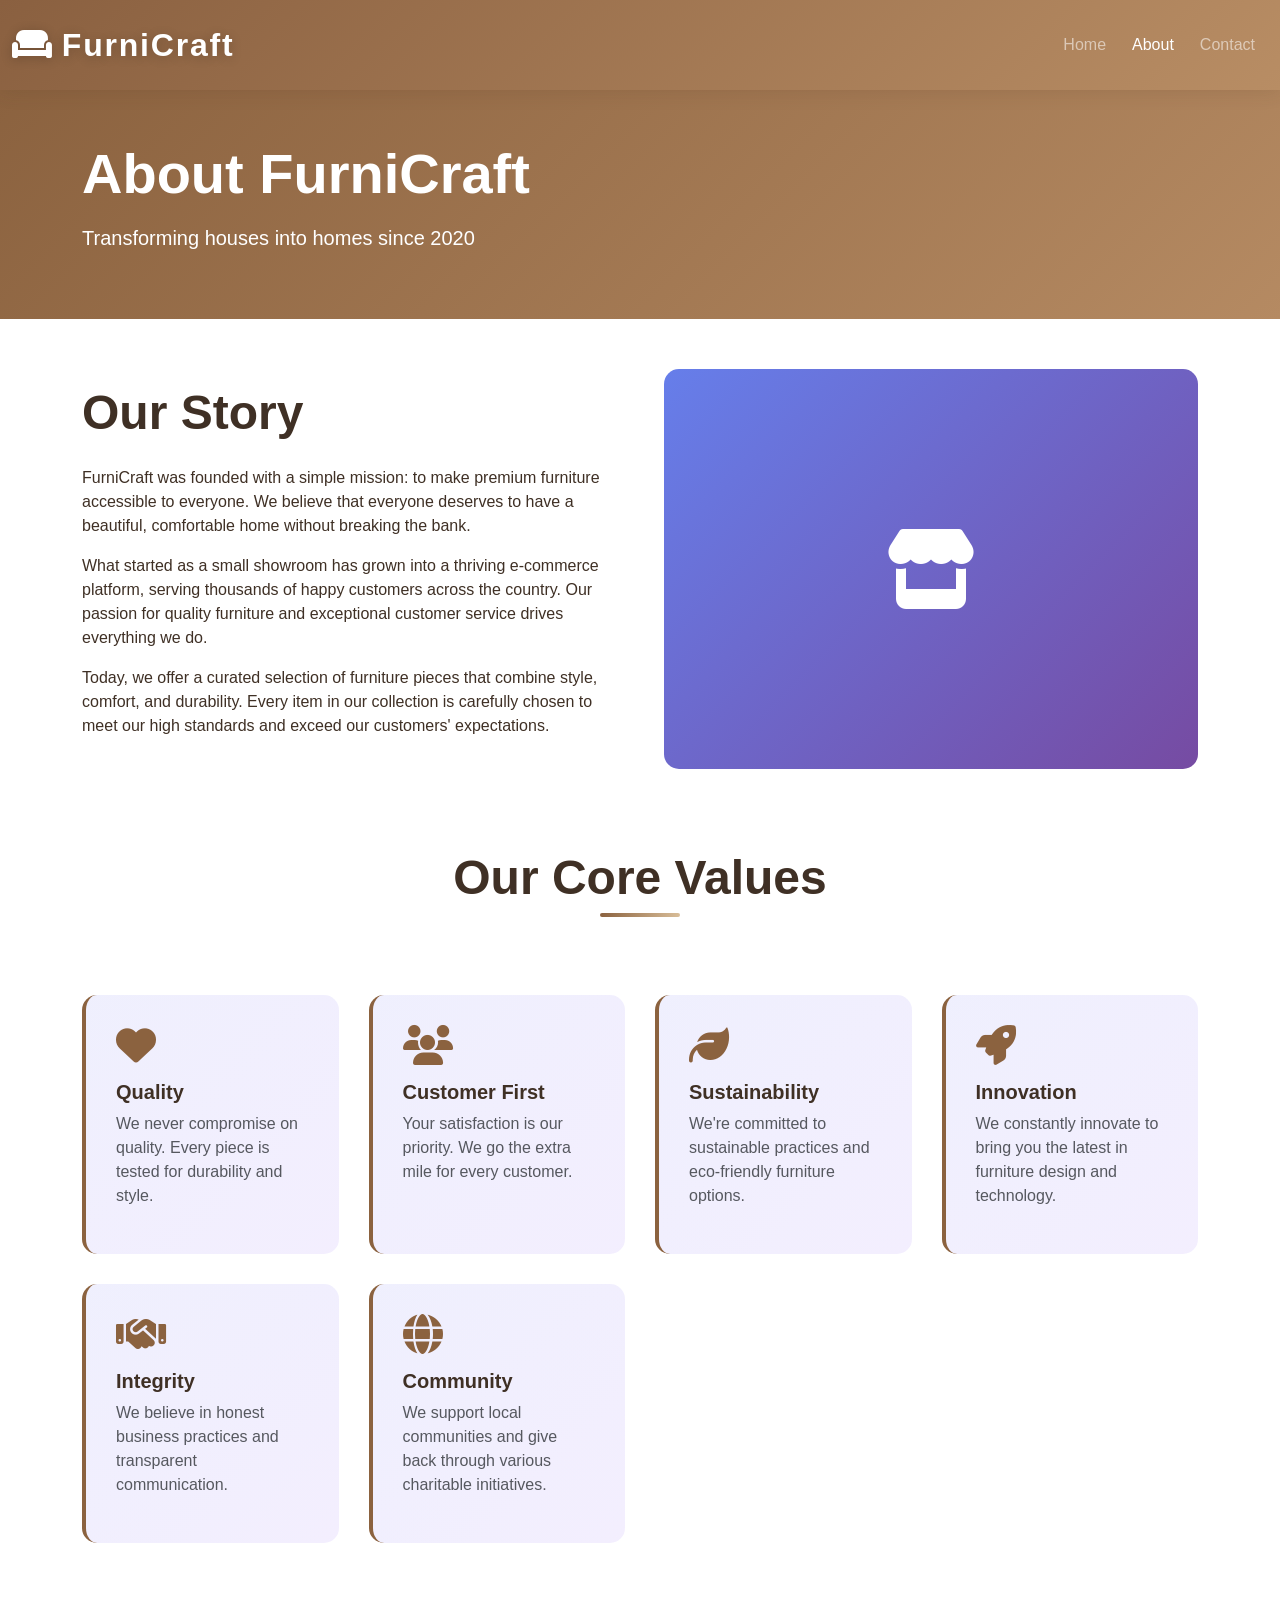
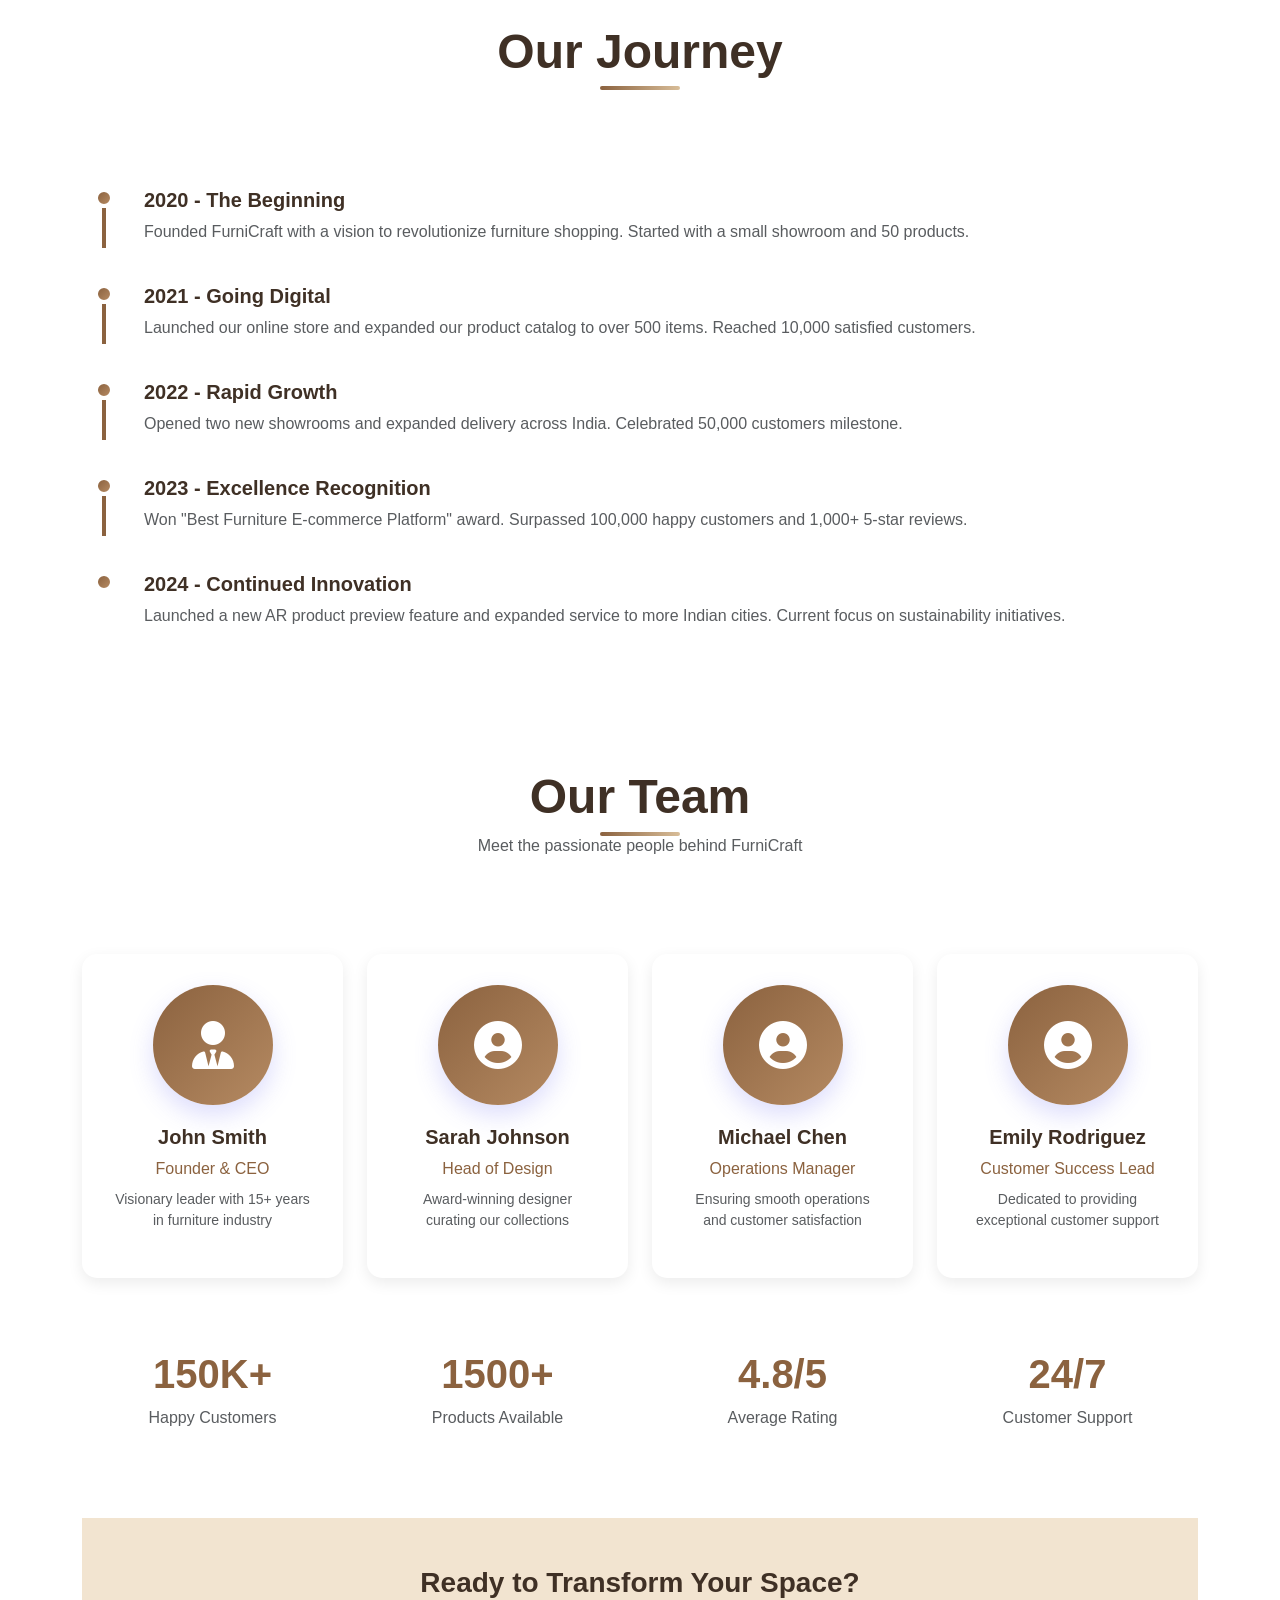
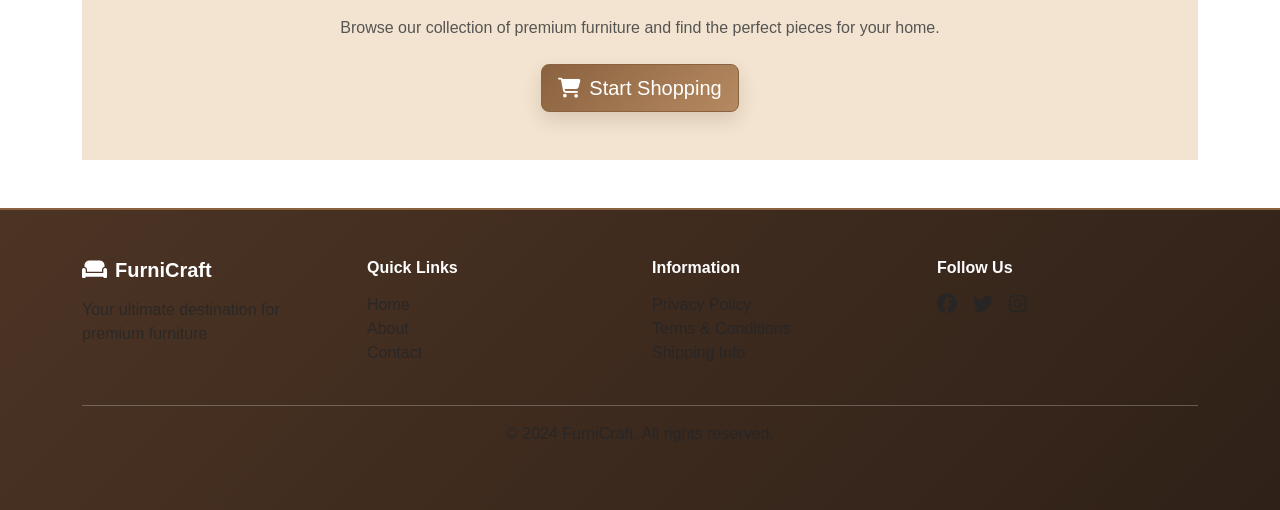
<file: FurniCraft/pages/about.html>
<!DOCTYPE html>
<html lang="en">
<head>
    <meta charset="UTF-8">
    <meta name="viewport" content="width=device-width, initial-scale=1.0">
    <title>About Us - FurniCraft</title>
    
    <link href="https://cdn.jsdelivr.net/npm/bootstrap@5.3.0/dist/css/bootstrap.min.css" rel="stylesheet">
    <link rel="stylesheet" href="https://cdnjs.cloudflare.com/ajax/libs/font-awesome/6.4.0/css/all.min.css">
    <link rel="stylesheet" href="../css/style.css">
    <style>
        .timeline {
            position: relative;
            padding: 20px 0;
        }
        .timeline-item {
            margin-bottom: 40px;
            position: relative;
            padding-left: 50px;
            animation: aboutFadeUp 0.7s ease both;
        }
        .timeline-item::before {
            content: '';
            position: absolute;
            left: 0;
            top: 0;
            width: 20px;
            height: 20px;
            background: linear-gradient(135deg, var(--primary-color), var(--secondary-color));
            border-radius: 50%;
            border: 4px solid white;
        }
        .timeline-item::after {
            content: '';
            position: absolute;
            left: 8px;
            top: 20px;
            width: 4px;
            height: 40px;
            background: var(--primary-color);
        }
        .timeline-item:last-child::after {
            display: none;
        }
        .team-card {
            text-align: center;
            padding: 30px;
            background: white;
            border-radius: 15px;
            box-shadow: 0 5px 15px rgba(0, 0, 0, 0.08);
            transition: transform 0.3s ease, box-shadow 0.3s ease, border-color 0.3s ease;
            border: 1px solid transparent;
            animation: aboutFadeUp 0.7s ease both;
        }
        .team-card:hover {
            transform: translateY(-6px);
            border-color: rgba(99, 102, 241, 0.25);
            box-shadow: 0 14px 32px rgba(99, 102, 241, 0.18);
        }
        .team-member-avatar {
            width: 120px;
            height: 120px;
            background: linear-gradient(135deg, var(--primary-color), var(--secondary-color));
            border-radius: 50%;
            display: flex;
            align-items: center;
            justify-content: center;
            font-size: 3rem;
            color: white;
            margin: 0 auto 20px;
            transition: transform 0.3s ease, box-shadow 0.3s ease;
            box-shadow: 0 10px 24px rgba(99, 102, 241, 0.22);
        }
        .team-card:hover .team-member-avatar {
            transform: scale(1.05) rotate(3deg);
            box-shadow: 0 14px 30px rgba(99, 102, 241, 0.3);
        }
        .values-grid {
            display: grid;
            grid-template-columns: repeat(auto-fit, minmax(250px, 1fr));
            gap: 30px;
            margin: 40px 0;
        }
        .value-card {
            padding: 30px;
            background: linear-gradient(135deg, rgba(99, 102, 241, 0.1), rgba(139, 92, 246, 0.1));
            border-radius: 15px;
            border-left: 4px solid var(--primary-color);
            transition: transform 0.3s ease, box-shadow 0.3s ease, border-left-color 0.3s ease, background-color 0.3s ease;
            animation: aboutFadeUp 0.7s ease both;
        }
        .value-card:hover {
            transform: translateY(-5px);
            border-left-color: var(--secondary-color);
            box-shadow: 0 12px 28px rgba(99, 102, 241, 0.15);
        }
        .value-card i {
            font-size: 2.5rem;
            color: var(--primary-color);
            margin-bottom: 15px;
            display: block;
            transition: transform 0.3s ease, color 0.3s ease;
        }
        .value-card:hover i {
            transform: scale(1.08);
            color: var(--secondary-color);
        }
        .breadcrumb-section {
            background: linear-gradient(135deg, var(--primary-color), var(--secondary-color));
            color: white;
            padding: 50px 0;
            margin-bottom: 50px;
            animation: aboutFadeIn 0.8s ease both;
        }
        .values-grid .value-card:nth-child(2),
        .row .col-lg-3:nth-child(2) .team-card,
        .timeline-item:nth-child(2) {
            animation-delay: 0.08s;
        }
        .values-grid .value-card:nth-child(3),
        .row .col-lg-3:nth-child(3) .team-card,
        .timeline-item:nth-child(3) {
            animation-delay: 0.16s;
        }
        .values-grid .value-card:nth-child(4),
        .row .col-lg-3:nth-child(4) .team-card,
        .timeline-item:nth-child(4) {
            animation-delay: 0.24s;
        }
        .values-grid .value-card:nth-child(5) {
            animation-delay: 0.32s;
        }
        .values-grid .value-card:nth-child(6) {
            animation-delay: 0.4s;
        }
        @keyframes aboutFadeIn {
            from {
                opacity: 0;
            }
            to {
                opacity: 1;
            }
        }
        @keyframes aboutFadeUp {
            from {
                opacity: 0;
                transform: translateY(18px);
            }
            to {
                opacity: 1;
                transform: translateY(0);
            }
        }
        @media (prefers-reduced-motion: reduce) {
            .breadcrumb-section,
            .timeline-item,
            .team-card,
            .value-card {
                animation: none;
            }
            .team-card,
            .team-member-avatar,
            .value-card,
            .value-card i {
                transition: none;
            }
            .team-card:hover,
            .team-card:hover .team-member-avatar,
            .value-card:hover,
            .value-card:hover i {
                transform: none;
            }
        }
    </style>
</head>
<body>
    <!-- Navigation -->
    <nav class="navbar navbar-expand-lg navbar-dark sticky-top navbar-custom">
        <div class="container-fluid">
            <a class="navbar-brand fw-bold" href="../index.html"><i class="fas fa-couch me-2"></i>FurniCraft</a>
            <button class="navbar-toggler" type="button" data-bs-toggle="collapse" data-bs-target="#navbarNav">
                <span class="navbar-toggler-icon"></span>
            </button>
            <div class="collapse navbar-collapse" id="navbarNav">
                <ul class="navbar-nav ms-auto">
                    <li class="nav-item">
                        <a class="nav-link" href="../index.html">Home</a>
                    </li>
                    <li class="nav-item">
                        <a class="nav-link active" href="#">About</a>
                    </li>
                    <li class="nav-item">
                        <a class="nav-link" href="contact.html">Contact</a>
                    </li>
                </ul>
            </div>
        </div>
    </nav>

    <!-- Hero Section -->
    <div class="breadcrumb-section">
        <div class="container">
            <h1 class="display-4 fw-bold mb-3">About FurniCraft</h1>
            <p class="lead">Transforming houses into homes since 2020</p>
        </div>
    </div>

    <!-- Main Content -->
    <div class="container my-5">
        <!-- Our Story -->
        <section class="mb-5">
            <div class="row g-5 align-items-center">
                <div class="col-lg-6">
                    <h2 class="display-5 fw-bold mb-4">Our Story</h2>
                    <p class="mb-3">
                        FurniCraft was founded with a simple mission: to make premium furniture accessible to everyone. 
                        We believe that everyone deserves to have a beautiful, comfortable home without breaking the bank.
                    </p>
                    <p class="mb-3">
                        What started as a small showroom has grown into a thriving e-commerce platform, serving thousands of happy 
                        customers across the country. Our passion for quality furniture and exceptional customer service drives 
                        everything we do.
                    </p>
                    <p>
                        Today, we offer a curated selection of furniture pieces that combine style, comfort, and durability. 
                        Every item in our collection is carefully chosen to meet our high standards and exceed our customers' expectations.
                    </p>
                </div>
                <div class="col-lg-6">
                    <div style="background: linear-gradient(135deg, #667eea 0%, #764ba2 100%); 
                                border-radius: 15px; height: 400px; display: flex; 
                                align-items: center; justify-content: center; color: white; font-size: 5rem;">
                        <i class="fas fa-store"></i>
                    </div>
                </div>
            </div>
        </section>

        <!-- Our Values -->
        <section class="mb-5">
            <div class="section-header text-center mb-5">
                <h2 class="display-5 fw-bold">Our Core Values</h2>
            </div>
            <div class="values-grid">
                <div class="value-card">
                    <i class="fas fa-heart"></i>
                    <h5 class="fw-bold">Quality</h5>
                    <p class="text-muted">We never compromise on quality. Every piece is tested for durability and style.</p>
                </div>
                <div class="value-card">
                    <i class="fas fa-users"></i>
                    <h5 class="fw-bold">Customer First</h5>
                    <p class="text-muted">Your satisfaction is our priority. We go the extra mile for every customer.</p>
                </div>
                <div class="value-card">
                    <i class="fas fa-leaf"></i>
                    <h5 class="fw-bold">Sustainability</h5>
                    <p class="text-muted">We're committed to sustainable practices and eco-friendly furniture options.</p>
                </div>
                <div class="value-card">
                    <i class="fas fa-rocket"></i>
                    <h5 class="fw-bold">Innovation</h5>
                    <p class="text-muted">We constantly innovate to bring you the latest in furniture design and technology.</p>
                </div>
                <div class="value-card">
                    <i class="fas fa-handshake"></i>
                    <h5 class="fw-bold">Integrity</h5>
                    <p class="text-muted">We believe in honest business practices and transparent communication.</p>
                </div>
                <div class="value-card">
                    <i class="fas fa-globe"></i>
                    <h5 class="fw-bold">Community</h5>
                    <p class="text-muted">We support local communities and give back through various charitable initiatives.</p>
                </div>
            </div>
        </section>

        <!-- Our Journey -->
        <section class="mb-5">
            <div class="section-header text-center mb-5">
                <h2 class="display-5 fw-bold">Our Journey</h2>
            </div>
            <div class="container">
                <div class="timeline">
                    <div class="timeline-item">
                        <h5 class="fw-bold">2020 - The Beginning</h5>
                        <p class="text-muted">Founded FurniCraft with a vision to revolutionize furniture shopping. Started with a small showroom and 50 products.</p>
                    </div>
                    <div class="timeline-item">
                        <h5 class="fw-bold">2021 - Going Digital</h5>
                        <p class="text-muted">Launched our online store and expanded our product catalog to over 500 items. Reached 10,000 satisfied customers.</p>
                    </div>
                    <div class="timeline-item">
                        <h5 class="fw-bold">2022 - Rapid Growth</h5>
                        <p class="text-muted">Opened two new showrooms and expanded delivery across India. Celebrated 50,000 customers milestone.</p>
                    </div>
                    <div class="timeline-item">
                        <h5 class="fw-bold">2023 - Excellence Recognition</h5>
                        <p class="text-muted">Won "Best Furniture E-commerce Platform" award. Surpassed 100,000 happy customers and 1,000+ 5-star reviews.</p>
                    </div>
                    <div class="timeline-item">
                        <h5 class="fw-bold">2024 - Continued Innovation</h5>
                        <p class="text-muted">Launched a new AR product preview feature and expanded service to more Indian cities. Current focus on sustainability initiatives.</p>
                    </div>
                </div>
            </div>
        </section>

        <!-- Our Team -->
        <section class="mb-5">
            <div class="section-header text-center mb-5">
                <h2 class="display-5 fw-bold">Our Team</h2>
                <p class="text-muted">Meet the passionate people behind FurniCraft</p>
            </div>
            <div class="row g-4">
                <div class="col-lg-3 col-md-6">
                    <div class="team-card">
                        <div class="team-member-avatar">
                            <i class="fas fa-user-tie"></i>
                        </div>
                        <h5 class="fw-bold">John Smith</h5>
                        <p class="text-primary mb-2">Founder & CEO</p>
                        <p class="text-muted small">Visionary leader with 15+ years in furniture industry</p>
                    </div>
                </div>
                <div class="col-lg-3 col-md-6">
                    <div class="team-card">
                        <div class="team-member-avatar">
                            <i class="fas fa-user-circle"></i>
                        </div>
                        <h5 class="fw-bold">Sarah Johnson</h5>
                        <p class="text-primary mb-2">Head of Design</p>
                        <p class="text-muted small">Award-winning designer curating our collections</p>
                    </div>
                </div>
                <div class="col-lg-3 col-md-6">
                    <div class="team-card">
                        <div class="team-member-avatar">
                            <i class="fas fa-user-circle"></i>
                        </div>
                        <h5 class="fw-bold">Michael Chen</h5>
                        <p class="text-primary mb-2">Operations Manager</p>
                        <p class="text-muted small">Ensuring smooth operations and customer satisfaction</p>
                    </div>
                </div>
                <div class="col-lg-3 col-md-6">
                    <div class="team-card">
                        <div class="team-member-avatar">
                            <i class="fas fa-user-circle"></i>
                        </div>
                        <h5 class="fw-bold">Emily Rodriguez</h5>
                        <p class="text-primary mb-2">Customer Success Lead</p>
                        <p class="text-muted small">Dedicated to providing exceptional customer support</p>
                    </div>
                </div>
            </div>
        </section>

        <!-- Statistics -->
        <section class="mb-5">
            <div class="row text-center g-4">
                <div class="col-md-3">
                    <div class="p-4">
                        <h3 class="display-6 fw-bold text-primary">150K+</h3>
                        <p class="text-muted">Happy Customers</p>
                    </div>
                </div>
                <div class="col-md-3">
                    <div class="p-4">
                        <h3 class="display-6 fw-bold text-primary">1500+</h3>
                        <p class="text-muted">Products Available</p>
                    </div>
                </div>
                <div class="col-md-3">
                    <div class="p-4">
                        <h3 class="display-6 fw-bold text-primary">4.8/5</h3>
                        <p class="text-muted">Average Rating</p>
                    </div>
                </div>
                <div class="col-md-3">
                    <div class="p-4">
                        <h3 class="display-6 fw-bold text-primary">24/7</h3>
                        <p class="text-muted">Customer Support</p>
                    </div>
                </div>
            </div>
        </section>

        <!-- CTA Section -->
        <section class="bg-light p-5 rounded-lg text-center">
            <h3 class="fw-bold mb-3">Ready to Transform Your Space?</h3>
            <p class="text-muted mb-4">Browse our collection of premium furniture and find the perfect pieces for your home.</p>
            <a href="../index.html" class="btn btn-primary btn-lg">
                <i class="fas fa-shopping-cart me-2"></i>Start Shopping
            </a>
        </section>
    </div>

    <!-- Footer -->
    <footer class="footer bg-dark text-white py-5 mt-5">
        <div class="container">
            <div class="row g-4 mb-4">
                <div class="col-md-3">
                    <h5 class="fw-bold mb-3"><i class="fas fa-couch me-2"></i>FurniCraft</h5>
                    <p class="text-muted">Your ultimate destination for premium furniture</p>
                </div>
                <div class="col-md-3">
                    <h6 class="fw-bold mb-3">Quick Links</h6>
                    <ul class="list-unstyled">
                        <li><a href="../index.html" class="text-muted text-decoration-none">Home</a></li>
                        <li><a href="about.html" class="text-muted text-decoration-none">About</a></li>
                        <li><a href="contact.html" class="text-muted text-decoration-none">Contact</a></li>
                    </ul>
                </div>
                <div class="col-md-3">
                    <h6 class="fw-bold mb-3">Information</h6>
                    <ul class="list-unstyled">
                        <li><a href="#" class="text-muted text-decoration-none">Privacy Policy</a></li>
                        <li><a href="#" class="text-muted text-decoration-none">Terms & Conditions</a></li>
                        <li><a href="#" class="text-muted text-decoration-none">Shipping Info</a></li>
                    </ul>
                </div>
                <div class="col-md-3">
                    <h6 class="fw-bold mb-3">Follow Us</h6>
                    <div class="social-links d-flex gap-3">
                        <a href="#" class="text-muted"><i class="fab fa-facebook fa-lg"></i></a>
                        <a href="#" class="text-muted"><i class="fab fa-twitter fa-lg"></i></a>
                        <a href="#" class="text-muted"><i class="fab fa-instagram fa-lg"></i></a>
                    </div>
                </div>
            </div>
            <hr class="bg-secondary">
            <div class="text-center text-muted">
                <p>&copy; 2024 FurniCraft. All rights reserved.</p>
            </div>
        </div>
    </footer>

    <script src="https://cdn.jsdelivr.net/npm/bootstrap@5.3.0/dist/js/bootstrap.bundle.min.js"></script>
</body>
</html>
</file>
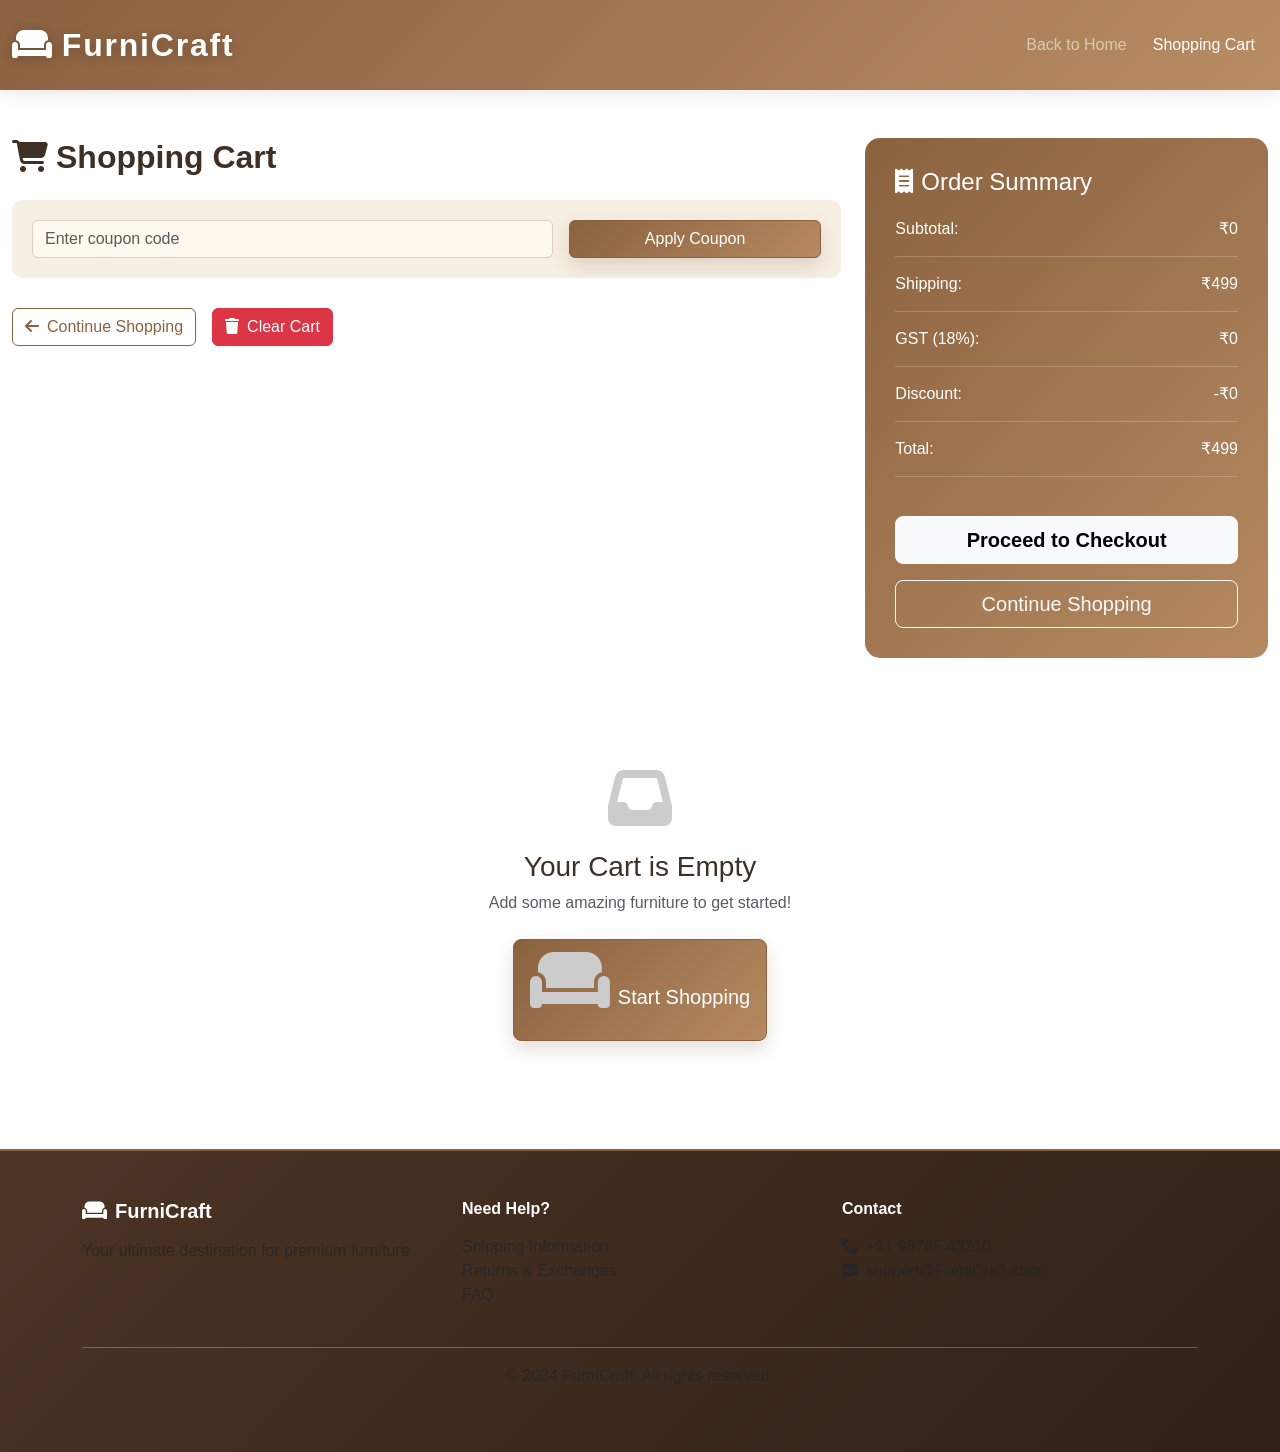
<file: FurniCraft/pages/cart.html>
<!DOCTYPE html>
<html lang="en">
<head>
    <meta charset="UTF-8">
    <meta name="viewport" content="width=device-width, initial-scale=1.0">
    <title>Shopping Cart - FurniCraft</title>
    
    <link href="https://cdn.jsdelivr.net/npm/bootstrap@5.3.0/dist/css/bootstrap.min.css" rel="stylesheet">
    <link rel="stylesheet" href="https://cdnjs.cloudflare.com/ajax/libs/font-awesome/6.4.0/css/all.min.css">
    <link rel="stylesheet" href="../css/style.css">
    <style>
        .cart-empty {
            padding: 60px 20px;
            text-align: center;
        }
        .cart-empty i {
            font-size: 4rem;
            color: #ccc;
            margin-bottom: 20px;
        }
        .order-summary {
            background: linear-gradient(135deg, var(--primary-color) 0%, var(--secondary-color) 100%);
            color: white;
            padding: 30px;
            border-radius: 15px;
            position: sticky;
            top: 100px;
        }
        .order-summary h4 {
            margin-bottom: 20px;
        }
        .summary-row {
            display: flex;
            justify-content: space-between;
            margin-bottom: 15px;
            padding-bottom: 15px;
            border-bottom: 1px solid rgba(255, 255, 255, 0.2);
        }
        .summary-row:last-child {
            border-bottom: none;
            font-size: 1.3rem;
            font-weight: bold;
        }
        .cart-item {
            background: white;
            padding: 20px;
            border-radius: 10px;
            margin-bottom: 20px;
            display: flex;
            justify-content: space-between;
            align-items: center;
            box-shadow: 0 5px 15px rgba(0, 0, 0, 0.08);
            transition: all 0.3s ease;
        }
        .cart-item:hover {
            box-shadow: 0 10px 25px rgba(99, 102, 241, 0.2);
        }
        .item-details {
            flex: 1;
        }
        .item-details h5 {
            margin-bottom: 5px;
        }
        .item-details p {
            color: #999;
            font-size: 0.9rem;
            margin: 5px 0;
        }
        .item-price {
            font-size: 1.3rem;
            color: var(--primary-color);
            font-weight: bold;
            margin: 0 30px;
        }
        .qty-control {
            display: flex;
            gap: 10px;
            align-items: center;
        }
        .qty-control button {
            padding: 5px 12px;
            font-size: 0.9rem;
        }
        .qty-control input {
            width: 60px;
            text-align: center;
        }
        .coupon-section {
            background: var(--light-color);
            padding: 20px;
            border-radius: 10px;
            margin-bottom: 30px;
        }
    </style>
</head>
<body>
    <!-- Navigation -->
    <nav class="navbar navbar-expand-lg navbar-dark sticky-top navbar-custom">
        <div class="container-fluid">
            <a class="navbar-brand fw-bold" href="../index.html"><i class="fas fa-couch me-2"></i>FurniCraft</a>
            <button class="navbar-toggler" type="button" data-bs-toggle="collapse" data-bs-target="#navbarNav">
                <span class="navbar-toggler-icon"></span>
            </button>
            <div class="collapse navbar-collapse" id="navbarNav">
                <ul class="navbar-nav ms-auto">
                    <li class="nav-item">
                        <a class="nav-link" href="../index.html">Back to Home</a>
                    </li>
                    <li class="nav-item">
                        <a class="nav-link active" href="#">Shopping Cart</a>
                    </li>
                </ul>
            </div>
        </div>
    </nav>

    <!-- Main Content -->
    <div class="container-fluid my-5">
        <div class="row">
            <div class="col-lg-8">
                <h2 class="fw-bold mb-4"><i class="fas fa-shopping-cart me-2"></i>Shopping Cart</h2>
                
                <div id="cartContainer">
                    <!-- Cart items will be loaded here -->
                </div>

                <div class="coupon-section">
                    <div class="row g-3">
                        <div class="col-md-8">
                            <input type="text" class="form-control" placeholder="Enter coupon code" id="couponCode">
                        </div>
                        <div class="col-md-4">
                            <button class="btn btn-primary w-100" onclick="applyCoupon()">Apply Coupon</button>
                        </div>
                    </div>
                </div>

                <div class="d-flex gap-3 mb-4">
                    <a href="../index.html" class="btn btn-outline-primary">
                        <i class="fas fa-arrow-left me-2"></i>Continue Shopping
                    </a>
                    <button class="btn btn-danger" onclick="clearCart()">
                        <i class="fas fa-trash me-2"></i>Clear Cart
                    </button>
                </div>
            </div>

            <div class="col-lg-4">
                <div class="order-summary">
                    <h4><i class="fas fa-receipt me-2"></i>Order Summary</h4>
                    
                    <div class="summary-row">
                        <span>Subtotal:</span>
                        <span id="subtotal">Rs. 0</span>
                    </div>
                    
                    <div class="summary-row">
                        <span>Shipping:</span>
                        <span id="shipping">Rs. 0</span>
                    </div>
                    
                    <div class="summary-row">
                        <span>GST (18%):</span>
                        <span id="tax">Rs. 0</span>
                    </div>
                    
                    <div class="summary-row">
                        <span>Discount:</span>
                        <span id="discount">-Rs. 0</span>
                    </div>
                    
                    <div class="summary-row">
                        <span>Total:</span>
                        <span id="total">Rs. 0</span>
                    </div>
                    
                    <button class="btn btn-light btn-lg w-100 mt-4 fw-bold" onclick="proceedToCheckout()">
                        Proceed to Checkout
                    </button>
                    
                    <button class="btn btn-outline-light btn-lg w-100 mt-3" onclick="window.location.href='../index.html'">
                        Continue Shopping
                    </button>
                </div>
            </div>
        </div>
    </div>

    <!-- Empty Cart Message -->
    <div id="emptyCart" style="display:none;">
        <div class="cart-empty">
            <i class="fas fa-inbox"></i>
            <h3>Your Cart is Empty</h3>
            <p class="text-muted mb-4">Add some amazing furniture to get started!</p>
            <a href="../index.html" class="btn btn-primary btn-lg">
                <i class="fas fa-couch me-2"></i>Start Shopping
            </a>
        </div>
    </div>

    <!-- Footer -->
    <footer class="footer bg-dark text-white py-5 mt-5">
        <div class="container">
            <div class="row g-4 mb-4">
                <div class="col-md-4">
                    <h5 class="fw-bold mb-3"><i class="fas fa-couch me-2"></i>FurniCraft</h5>
                    <p class="text-muted">Your ultimate destination for premium furniture</p>
                </div>
                <div class="col-md-4">
                    <h6 class="fw-bold mb-3">Need Help?</h6>
                    <ul class="list-unstyled text-muted">
                        <li><a href="#" class="text-muted text-decoration-none">Shipping Information</a></li>
                        <li><a href="#" class="text-muted text-decoration-none">Returns & Exchanges</a></li>
                        <li><a href="#" class="text-muted text-decoration-none">FAQ</a></li>
                    </ul>
                </div>
                <div class="col-md-4">
                    <h6 class="fw-bold mb-3">Contact</h6>
                    <p class="text-muted">
                        <i class="fas fa-phone me-2"></i>+91 98765 43210<br>
                        <i class="fas fa-envelope me-2"></i>support@FurniCraft.com
                    </p>
                </div>
            </div>
            <hr class="bg-secondary">
            <div class="text-center text-muted">
                <p>&copy; 2024 FurniCraft. All rights reserved.</p>
            </div>
        </div>
    </footer>

    <script src="https://cdn.jsdelivr.net/npm/bootstrap@5.3.0/dist/js/bootstrap.bundle.min.js"></script>
    <script>
        let cart = [];
        let discountAmount = 0;

        function formatPrice(amount) {
            return new Intl.NumberFormat('en-IN', {
                style: 'currency',
                currency: 'INR',
                maximumFractionDigits: 0
            }).format(amount);
        }

        // Load cart from localStorage
        function loadCart() {
            const saved = localStorage.getItem('cart');
            if (saved) {
                try {
                    cart = JSON.parse(saved);
                } catch (e) {
                    console.error('Error parsing cart:', e);
                    cart = [];
                }
            }
        }

        // Display cart
        function displayCart() {
            loadCart();
            const container = document.getElementById('cartContainer');
            const empty = document.getElementById('emptyCart');

            if (cart.length === 0) {
                empty.style.display = 'block';
                container.innerHTML = '';
                updateSummary();
                return;
            }

            empty.style.display = 'none';

            container.innerHTML = cart.map((item, index) => `
                <div class="cart-item">
                    <div class="item-details">
                        <h5>${item.name}</h5>
                        <p>Unit Price: ${formatPrice(item.price)}</p>
                    </div>
                    <div class="item-price">${formatPrice(item.price * item.quantity)}</div>
                    <div class="qty-control">
                        <button class="btn btn-sm btn-outline-secondary" onclick="updateQty(${index}, ${item.quantity - 1})">-</button>
                        <input type="number" value="${item.quantity}" min="1" max="10" readonly class="form-control">
                        <button class="btn btn-sm btn-outline-secondary" onclick="updateQty(${index}, ${item.quantity + 1})">+</button>
                        <button class="btn btn-sm btn-danger" onclick="removeItem(${index})">
                            <i class="fas fa-trash"></i>
                        </button>
                    </div>
                </div>
            `).join('');

            updateSummary();
        }

        // Update quantity
        function updateQty(index, newQty) {
            if (newQty < 1 || newQty > 10) return;
            cart[index].quantity = newQty;
            localStorage.setItem('cart', JSON.stringify(cart));
            displayCart();
        }

        // Remove item
        function removeItem(index) {
            cart.splice(index, 1);
            localStorage.setItem('cart', JSON.stringify(cart));
            displayCart();
        }

        // Clear cart
        function clearCart() {
            if (confirm('Are you sure you want to clear your cart?')) {
                cart = [];
                discountAmount = 0;
                localStorage.setItem('cart', JSON.stringify(cart));
                document.getElementById('couponCode').value = '';
                displayCart();
            }
        }

        // Apply coupon
        function applyCoupon() {
            const code = document.getElementById('couponCode').value.toUpperCase();
            if (code === 'SAVE10') {
                discountAmount = getSubtotal() * 0.1;
                alert('Coupon applied! 10% discount');
            } else if (code === 'SAVE20') {
                discountAmount = getSubtotal() * 0.2;
                alert('Coupon applied! 20% discount');
            } else {
                alert('Invalid coupon code');
                discountAmount = 0;
            }
            updateSummary();
        }

        // Get subtotal
        function getSubtotal() {
            return cart.reduce((sum, item) => sum + (item.price * item.quantity), 0);
        }

        // Update order summary
        function updateSummary() {
            const subtotal = getSubtotal();
            const shipping = subtotal > 25000 ? 0 : 499;
            const tax = (subtotal - discountAmount) * 0.18;
            const total = subtotal + shipping + tax - discountAmount;

            document.getElementById('subtotal').textContent = formatPrice(subtotal);
            document.getElementById('shipping').textContent = formatPrice(shipping);
            document.getElementById('tax').textContent = formatPrice(tax);
            document.getElementById('discount').textContent = '-' + formatPrice(discountAmount);
            document.getElementById('total').textContent = formatPrice(total);
        }

        // Proceed to checkout
        function proceedToCheckout() {
            if (cart.length === 0) {
                alert('Your cart is empty!');
                return;
            }
            alert('Proceeding to checkout...\n\nIn a real application, this would redirect to UPI, card, net banking, or EMI payment options.');
            // In production, redirect to checkout page: window.location.href = '/checkout';
        }

        // Initialize on load
        document.addEventListener('DOMContentLoaded', displayCart);
        
        // Also call displayCart immediately in case DOMContentLoaded already fired
        if (document.readyState === 'loading') {
            document.addEventListener('DOMContentLoaded', displayCart);
        } else {
            displayCart();
        }
    </script>
</body>
</html>
</file>
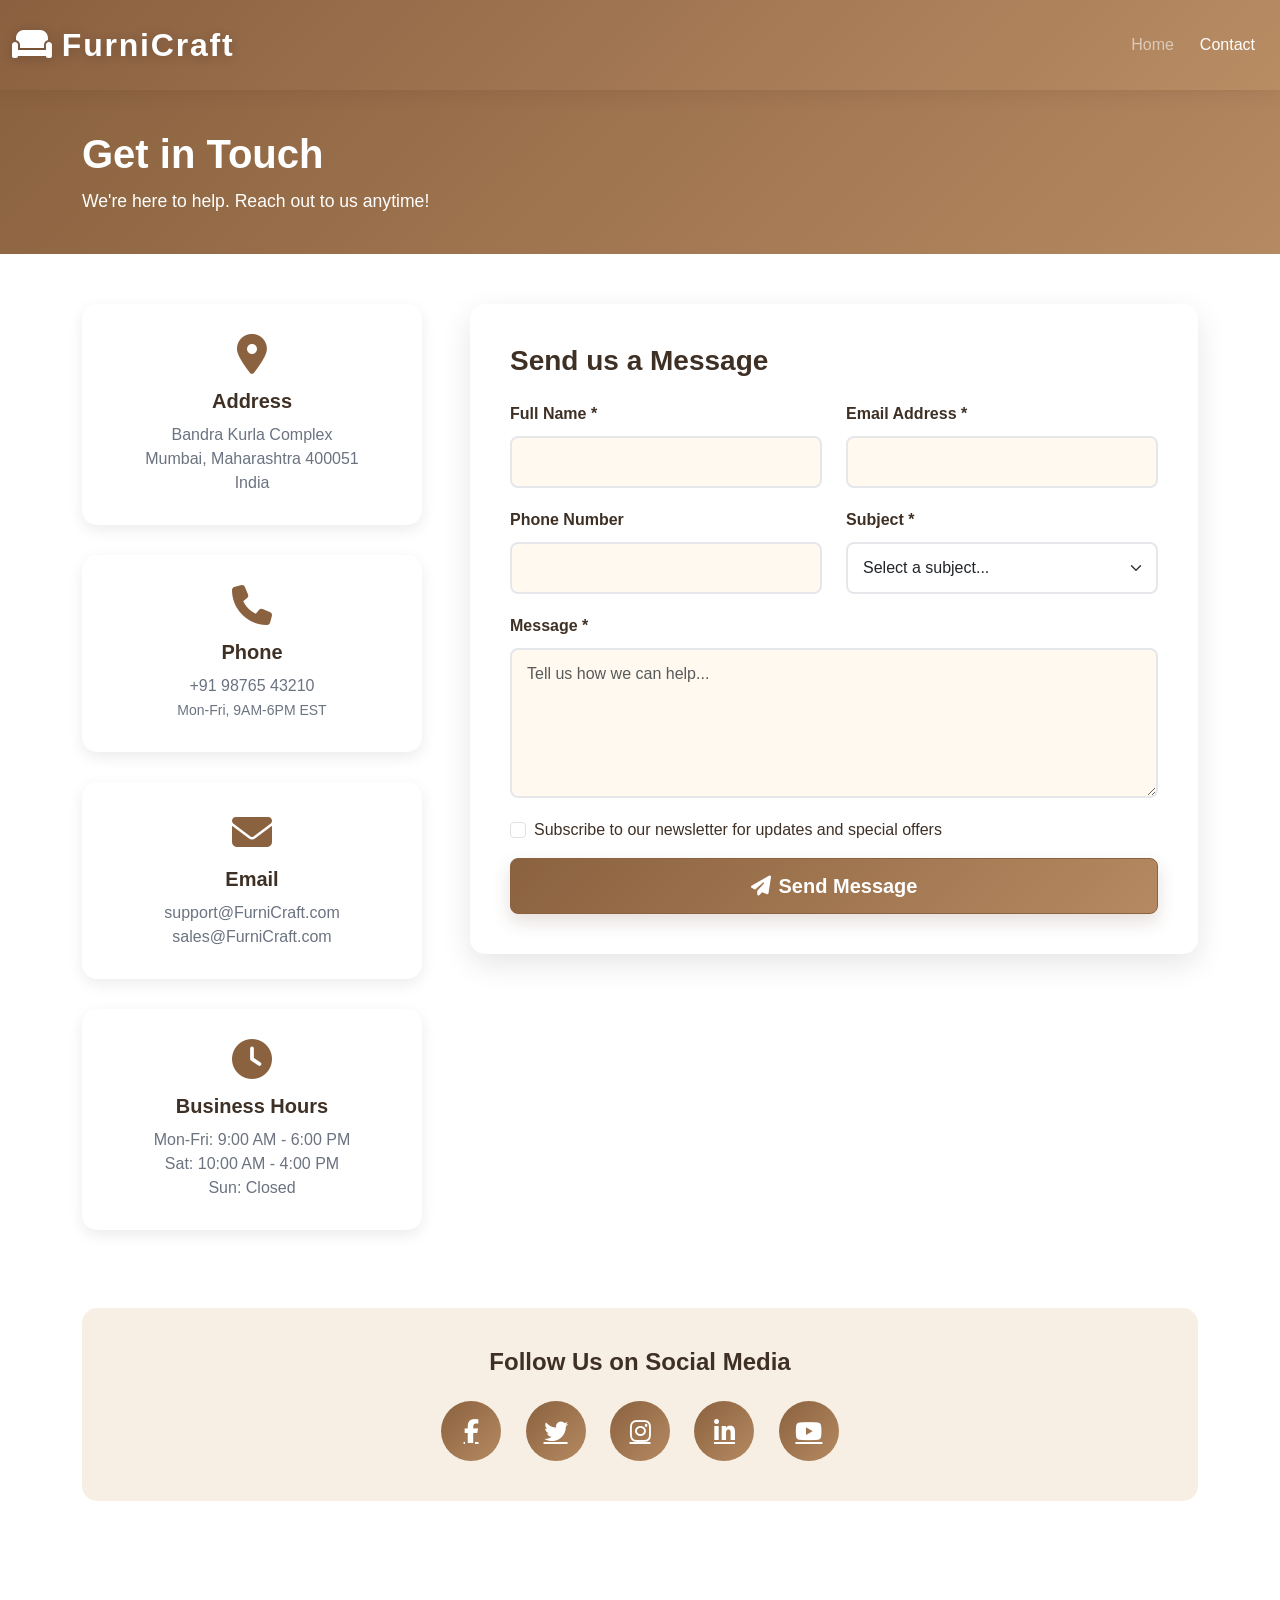
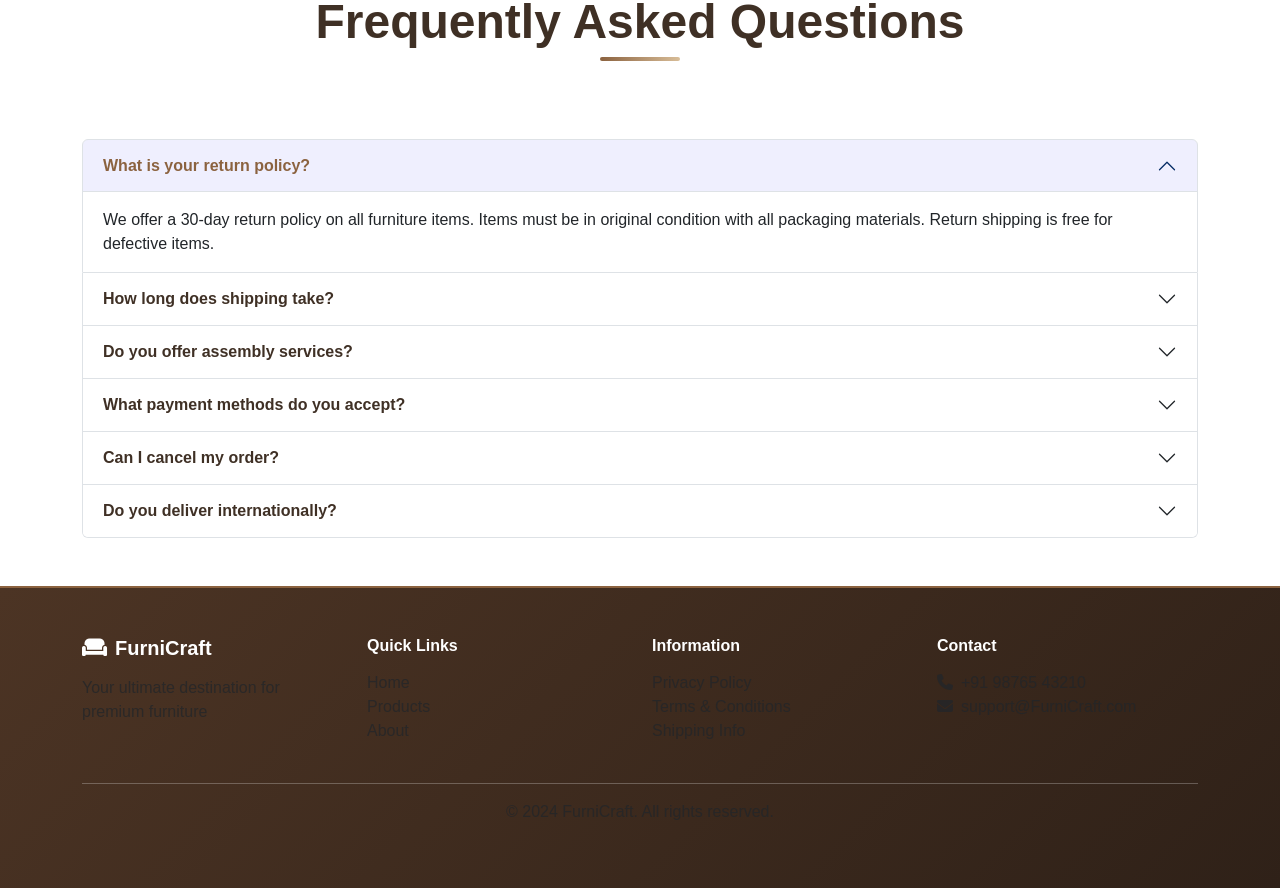
<file: FurniCraft/pages/contact.html>
<!DOCTYPE html>
<html lang="en">
<head>
    <meta charset="UTF-8">
    <meta name="viewport" content="width=device-width, initial-scale=1.0">
    <title>Contact Us - FurniCraft</title>
    
    <link href="https://cdn.jsdelivr.net/npm/bootstrap@5.3.0/dist/css/bootstrap.min.css" rel="stylesheet">
    <link rel="stylesheet" href="https://cdnjs.cloudflare.com/ajax/libs/font-awesome/6.4.0/css/all.min.css">
    <link rel="stylesheet" href="../css/style.css">
    <style>
        .contact-form {
            background: white;
            padding: 40px;
            border-radius: 15px;
            box-shadow: 0 10px 30px rgba(0, 0, 0, 0.1);
        }
        .contact-form .form-label {
            font-weight: 600;
            margin-bottom: 10px;
        }
        .contact-form .form-control,
        .contact-form .form-select {
            border-radius: 8px;
            border: 2px solid #e5e7eb;
            padding: 12px 15px;
            margin-bottom: 20px;
            transition: all 0.3s ease;
        }
        .contact-form .form-control:focus,
        .contact-form .form-select:focus {
            border-color: var(--primary-color);
            box-shadow: 0 0 0 0.2rem rgba(99, 102, 241, 0.25);
        }
        .contact-form textarea {
            resize: vertical;
            min-height: 150px;
        }
        .contact-form button {
            padding: 12px 40px;
            font-weight: 600;
            border-radius: 8px;
        }
        .info-box {
            background: white;
            padding: 30px;
            border-radius: 15px;
            text-align: center;
            box-shadow: 0 5px 15px rgba(0, 0, 0, 0.08);
            margin-bottom: 30px;
            transition: all 0.3s ease;
        }
        .info-box:hover {
            transform: translateY(-5px);
            box-shadow: 0 15px 40px rgba(99, 102, 241, 0.15);
        }
        .info-box i {
            font-size: 2.5rem;
            color: var(--primary-color);
            margin-bottom: 15px;
            display: block;
        }
        .info-box h5 {
            font-weight: 700;
            margin-bottom: 10px;
        }
        .info-box p {
            color: #6b7280;
            margin: 0;
        }
        .breadcrumb-custom {
            background: linear-gradient(135deg, var(--primary-color), var(--secondary-color));
            padding: 40px 0;
            color: white;
            margin-bottom: 50px;
        }
        .breadcrumb-custom h1 {
            font-size: 2.5rem;
            font-weight: bold;
            margin-bottom: 10px;
        }
        .breadcrumb-custom p {
            font-size: 1.1rem;
            margin: 0;
        }
        .faq-section {
            margin-top: 60px;
        }
        .accordion-button {
            font-weight: 600;
            color: var(--dark-color);
        }
        .accordion-button:not(.collapsed) {
            background-color: rgba(99, 102, 241, 0.1);
            color: var(--primary-color);
        }
        .accordion-button:focus {
            border-color: var(--primary-color);
            box-shadow: 0 0 0 0.25rem rgba(99, 102, 241, 0.25);
        }
        .social-links-section {
            background: var(--light-color);
            padding: 40px;
            border-radius: 15px;
            text-align: center;
            margin-top: 40px;
        }
        .social-links-section a {
            display: inline-flex;
            align-items: center;
            justify-content: center;
            width: 60px;
            height: 60px;
            background: linear-gradient(135deg, var(--primary-color), var(--secondary-color));
            color: white;
            border-radius: 50%;
            margin: 0 10px;
            font-size: 1.5rem;
            transition: all 0.3s ease;
        }
        .social-links-section a:hover {
            transform: translateY(-5px);
            box-shadow: 0 10px 25px rgba(99, 102, 241, 0.3);
        }
    </style>
</head>
<body>
    <!-- Navigation -->
    <nav class="navbar navbar-expand-lg navbar-dark sticky-top navbar-custom">
        <div class="container-fluid">
            <a class="navbar-brand fw-bold" href="../index.html"><i class="fas fa-couch me-2"></i>FurniCraft</a>
            <button class="navbar-toggler" type="button" data-bs-toggle="collapse" data-bs-target="#navbarNav">
                <span class="navbar-toggler-icon"></span>
            </button>
            <div class="collapse navbar-collapse" id="navbarNav">
                <ul class="navbar-nav ms-auto">
                    <li class="nav-item">
                        <a class="nav-link" href="../index.html">Home</a>
                    </li>
                    <li class="nav-item">
                        <a class="nav-link active" href="#">Contact</a>
                    </li>
                </ul>
            </div>
        </div>
    </nav>

    <!-- Breadcrumb Section -->
    <div class="breadcrumb-custom">
        <div class="container">
            <h1>Get in Touch</h1>
            <p>We're here to help. Reach out to us anytime!</p>
        </div>
    </div>

    <!-- Main Content -->
    <div class="container my-5">
        <div class="row g-5 mb-5">
            <!-- Contact Information -->
            <div class="col-lg-4">
                <div class="info-box">
                    <i class="fas fa-map-marker-alt"></i>
                    <h5>Address</h5>
                    <p>
                        Bandra Kurla Complex<br>
                        Mumbai, Maharashtra 400051<br>
                        India
                    </p>
                </div>

                <div class="info-box">
                    <i class="fas fa-phone"></i>
                    <h5>Phone</h5>
                    <p>
                        +91 98765 43210<br>
                        <small>Mon-Fri, 9AM-6PM EST</small>
                    </p>
                </div>

                <div class="info-box">
                    <i class="fas fa-envelope"></i>
                    <h5>Email</h5>
                    <p>
                        support@FurniCraft.com<br>
                        sales@FurniCraft.com
                    </p>
                </div>

                <div class="info-box">
                    <i class="fas fa-clock"></i>
                    <h5>Business Hours</h5>
                    <p>
                        Mon-Fri: 9:00 AM - 6:00 PM<br>
                        Sat: 10:00 AM - 4:00 PM<br>
                        Sun: Closed
                    </p>
                </div>
            </div>

            <!-- Contact Form -->
            <div class="col-lg-8">
                <div class="contact-form">
                    <h3 class="fw-bold mb-4">Send us a Message</h3>
                    
                    <form id="contactForm">
                        <div class="row">
                            <div class="col-md-6">
                                <label for="name" class="form-label">Full Name *</label>
                                <input type="text" class="form-control" id="name" name="name" required>
                            </div>
                            <div class="col-md-6">
                                <label for="email" class="form-label">Email Address *</label>
                                <input type="email" class="form-control" id="email" name="email" required>
                            </div>
                        </div>

                        <div class="row">
                            <div class="col-md-6">
                                <label for="phone" class="form-label">Phone Number</label>
                                <input type="tel" class="form-control" id="phone" name="phone">
                            </div>
                            <div class="col-md-6">
                                <label for="subject" class="form-label">Subject *</label>
                                <select class="form-select" id="subject" name="subject" required>
                                    <option selected disabled>Select a subject...</option>
                                    <option>General Inquiry</option>
                                    <option>Product Question</option>
                                    <option>Order Issue</option>
                                    <option>Shipping Question</option>
                                    <option>Return Request</option>
                                    <option>Feedback</option>
                                    <option>Partnership</option>
                                    <option>Other</option>
                                </select>
                            </div>
                        </div>

                        <div>
                            <label for="message" class="form-label">Message *</label>
                            <textarea class="form-control" id="message" name="message" required placeholder="Tell us how we can help..."></textarea>
                        </div>

                        <div>
                            <div class="form-check mb-3">
                                <input class="form-check-input" type="checkbox" id="newsletter" name="newsletter">
                                <label class="form-check-label" for="newsletter">
                                    Subscribe to our newsletter for updates and special offers
                                </label>
                            </div>
                        </div>

                        <button type="submit" class="btn btn-primary btn-lg w-100">
                            <i class="fas fa-paper-plane me-2"></i>Send Message
                        </button>
                    </form>
                </div>
            </div>
        </div>

        <!-- Social Links Section -->
        <div class="social-links-section">
            <h4 class="fw-bold mb-4">Follow Us on Social Media</h4>
            <div>
                <a href="#" title="Facebook"><i class="fab fa-facebook-f"></i></a>
                <a href="#" title="Twitter"><i class="fab fa-twitter"></i></a>
                <a href="#" title="Instagram"><i class="fab fa-instagram"></i></a>
                <a href="#" title="LinkedIn"><i class="fab fa-linkedin-in"></i></a>
                <a href="#" title="YouTube"><i class="fab fa-youtube"></i></a>
            </div>
        </div>

        <!-- FAQ Section -->
        <div class="faq-section">
            <div class="section-header text-center mb-5">
                <h2 class="display-5 fw-bold">Frequently Asked Questions</h2>
            </div>

            <div class="accordion" id="faqAccordion">
                <div class="accordion-item">
                    <h2 class="accordion-header">
                        <button class="accordion-button" type="button" data-bs-toggle="collapse" data-bs-target="#faq1">
                            What is your return policy?
                        </button>
                    </h2>
                    <div id="faq1" class="accordion-collapse collapse show" data-bs-parent="#faqAccordion">
                        <div class="accordion-body">
                            We offer a 30-day return policy on all furniture items. Items must be in original condition with all packaging materials. Return shipping is free for defective items.
                        </div>
                    </div>
                </div>

                <div class="accordion-item">
                    <h2 class="accordion-header">
                        <button class="accordion-button collapsed" type="button" data-bs-toggle="collapse" data-bs-target="#faq2">
                            How long does shipping take?
                        </button>
                    </h2>
                    <div id="faq2" class="accordion-collapse collapse" data-bs-parent="#faqAccordion">
                        <div class="accordion-body">
                            Standard delivery takes 5-7 business days in major Indian cities. Express delivery is available in selected metro areas. Delivery time starts after order confirmation.
                        </div>
                    </div>
                </div>

                <div class="accordion-item">
                    <h2 class="accordion-header">
                        <button class="accordion-button collapsed" type="button" data-bs-toggle="collapse" data-bs-target="#faq3">
                            Do you offer assembly services?
                        </button>
                    </h2>
                    <div id="faq3" class="accordion-collapse collapse" data-bs-parent="#faqAccordion">
                        <div class="accordion-body">
                            Yes! We offer professional assembly services for most furniture items. You can select assembly during checkout, and our team will set up your furniture at no additional cost.
                        </div>
                    </div>
                </div>

                <div class="accordion-item">
                    <h2 class="accordion-header">
                        <button class="accordion-button collapsed" type="button" data-bs-toggle="collapse" data-bs-target="#faq4">
                            What payment methods do you accept?
                        </button>
                    </h2>
                    <div id="faq4" class="accordion-collapse collapse" data-bs-parent="#faqAccordion">
                        <div class="accordion-body">
                            We accept UPI, credit and debit cards, net banking, wallets, cash on delivery for eligible PIN codes, and EMI options from selected banks.
                        </div>
                    </div>
                </div>

                <div class="accordion-item">
                    <h2 class="accordion-header">
                        <button class="accordion-button collapsed" type="button" data-bs-toggle="collapse" data-bs-target="#faq5">
                            Can I cancel my order?
                        </button>
                    </h2>
                    <div id="faq5" class="accordion-collapse collapse" data-bs-parent="#faqAccordion">
                        <div class="accordion-body">
                            Orders can be cancelled within 24 hours of placement. After that, contact our support team and we'll do our best to help. Once shipped, items cannot be cancelled.
                        </div>
                    </div>
                </div>

                <div class="accordion-item">
                    <h2 class="accordion-header">
                        <button class="accordion-button collapsed" type="button" data-bs-toggle="collapse" data-bs-target="#faq6">
                            Do you deliver internationally?
                        </button>
                    </h2>
                    <div id="faq6" class="accordion-collapse collapse" data-bs-parent="#faqAccordion">
                        <div class="accordion-body">
                            Currently, we deliver across India, with faster service in metro cities and selected tier-2 locations. Check your PIN code on the product page for availability.
                        </div>
                    </div>
                </div>
            </div>
        </div>
    </div>

    <!-- Footer -->
    <footer class="footer bg-dark text-white py-5 mt-5">
        <div class="container">
            <div class="row g-4 mb-4">
                <div class="col-md-3">
                    <h5 class="fw-bold mb-3"><i class="fas fa-couch me-2"></i>FurniCraft</h5>
                    <p class="text-muted">Your ultimate destination for premium furniture</p>
                </div>
                <div class="col-md-3">
                    <h6 class="fw-bold mb-3">Quick Links</h6>
                    <ul class="list-unstyled">
                        <li><a href="../index.html" class="text-muted text-decoration-none">Home</a></li>
                        <li><a href="../index.html" class="text-muted text-decoration-none">Products</a></li>
                        <li><a href="#" class="text-muted text-decoration-none">About</a></li>
                    </ul>
                </div>
                <div class="col-md-3">
                    <h6 class="fw-bold mb-3">Information</h6>
                    <ul class="list-unstyled">
                        <li><a href="#" class="text-muted text-decoration-none">Privacy Policy</a></li>
                        <li><a href="#" class="text-muted text-decoration-none">Terms & Conditions</a></li>
                        <li><a href="#" class="text-muted text-decoration-none">Shipping Info</a></li>
                    </ul>
                </div>
                <div class="col-md-3">
                    <h6 class="fw-bold mb-3">Contact</h6>
                    <p class="text-muted">
                        <i class="fas fa-phone me-2"></i>+91 98765 43210<br>
                        <i class="fas fa-envelope me-2"></i>support@FurniCraft.com
                    </p>
                </div>
            </div>
            <hr class="bg-secondary">
            <div class="text-center text-muted">
                <p>&copy; 2024 FurniCraft. All rights reserved.</p>
            </div>
        </div>
    </footer>

    <script src="https://cdn.jsdelivr.net/npm/bootstrap@5.3.0/dist/js/bootstrap.bundle.min.js"></script>
    <script>
        // Contact form submission
        document.getElementById('contactForm').addEventListener('submit', function(e) {
            e.preventDefault();
            
            const name = document.getElementById('name').value;
            const email = document.getElementById('email').value;
            const subject = document.getElementById('subject').value;
            const message = document.getElementById('message').value;
            
            // In a real application, this would send to a backend
            console.log({
                name: name,
                email: email,
                subject: subject,
                message: message
            });
            
            // Show success message
            alert('Thank you for your message! We will get back to you within 24 hours.');
            this.reset();
        });
    </script>
</body>
</html>
</file>
<file: FurniCraft/css/style.css>
/* ========================
   Global Styles
   ======================== */
:root {
    --primary-color: #8b623f;
    --secondary-color: #b58a62;
    --dark-color: #3f3025;
    --light-color: #f7efe3;
    --accent-color: #c06f45;
    --cream-color: #fff9ef;
    --beige-color: #ead9c2;
    --sand-color: #d8bd98;
}

* {
    margin: 0;
    padding: 0;
    box-sizing: border-box;
}

html {
    scroll-behavior: smooth;
}

body {
    font-family: 'Segoe UI', Tahoma, Geneva, Verdana, sans-serif;
    color: var(--dark-color);
    overflow-x: hidden;
    background: url('https://images.unsplash.com/photo-1505693416388-ac5ce068fe85?ixlib=rb-4.0.3&auto=format&fit=crop&w=1600&q=80');
    background-size: cover;
    background-position: center;
    background-repeat: no-repeat;
    background-attachment: fixed;
    transition: background-color 0.6s ease, color 0.6s ease;
}

/* Custom text colors */
.text-dark-brown {
    color: var(--dark-color) !important;
    transition: color 0.5s ease, text-shadow 0.5s ease;
}

.text-dark-brown:hover {
    color: var(--primary-color) !important;
    text-shadow: 0 2px 8px rgba(63, 48, 37, 0.3);
}

/* ========================
   Navbar Styles
   ======================== */
.navbar-custom {
    background: linear-gradient(135deg, #8a6040 0%, #b88d64 100%);
    box-shadow: 0 2px 18px rgba(79, 54, 35, 0.14);
    padding: 1rem 0;
}

.navbar-brand {
    font-family: 'Segoe UI', Tahoma, Geneva, Verdana, sans-serif;
    font-size: 2rem;
    font-weight: 800;
    letter-spacing: 1.8px;
    color: #fff;
    text-shadow: 0 2px 12px rgba(0, 0, 0, 0.2);
    transition: transform 0.35s ease, color 0.35s ease, text-shadow 0.35s ease;
}

.navbar-brand:hover {
    transform: scale(1.08);
    color: #ffedd5;
    text-shadow: 0 4px 16px rgba(0, 0, 0, 0.25);
}

.nav-link {
    transition: transform 0.4s ease, box-shadow 0.4s ease, border-color 0.4s ease, color 0.4s ease;
    margin: 0 5px;
}

.nav-link:hover {
    color: #fff !important;
    text-shadow: 0 0 10px rgba(255, 255, 255, 0.5);
}

/* Dropdown transitions */
.dropdown-menu {
    transition: opacity 0.3s ease, transform 0.3s ease, visibility 0.3s ease;
    transform: translateY(-10px);
    opacity: 0;
    visibility: hidden;
}

.dropdown-menu.show {
    transform: translateY(0);
    opacity: 1;
    visibility: visible;
}

.dropdown-item {
    transition: background-color 0.3s ease, color 0.3s ease, padding-left 0.3s ease;
}

.dropdown-item:hover {
    background-color: var(--primary-color) !important;
    color: white !important;
    padding-left: 1.5rem;
}

/* ========================
   Hero Section with 3D Background
   ======================== */
.hero-section {
    height: 100vh;
    position: relative;
    overflow: hidden;
    display: flex;
    align-items: center;
    background: transparent;
}

.hero-bg-3d {
    position: absolute;
    width: 100%;
    height: 100%;
    background:
        radial-gradient(circle at 18% 18%, rgba(255, 249, 239, 0.15), transparent 22%),
        radial-gradient(circle at 82% 70%, rgba(197, 145, 96, 0.1), transparent 26%),
        linear-gradient(135deg, rgba(239, 225, 205, 0.08) 0%, rgba(216, 189, 152, 0.06) 52%, rgba(185, 141, 100, 0.06) 100%);
    animation: beigeGlow 16s ease-in-out infinite;
    z-index: 1;
}

@keyframes beigeGlow {
    0% {
        filter: saturate(1) brightness(1);
    }
    50% {
        filter: saturate(1.08) brightness(1.04);
    }
    100% {
        filter: saturate(1) brightness(1);
    }
}

/* 3D Perspective Effect */
.hero-bg-3d::before {
    content: '';
    position: absolute;
    width: 200%;
    height: 200%;
    top: -50%;
    left: -50%;
    background: url('data:image/svg+xml,<svg xmlns="http://www.w3.org/2000/svg" viewBox="0 0 1200 800"><defs><pattern id="grid" width="46" height="46" patternUnits="userSpaceOnUse"><path d="M 46 0 L 0 0 0 46" fill="none" stroke="rgba(107,76,48,0.13)" stroke-width="1"/></pattern></defs><rect width="1200" height="800" fill="url(%23grid)"/></svg>');
    animation: driftGrid 24s infinite linear;
}

@keyframes driftGrid {
    0% {
        transform: translate(0, 0) rotateX(45deg) rotateY(45deg);
    }
    100% {
        transform: translate(-100px, -100px) rotateX(45deg) rotateY(45deg);
    }
}

.hero-content {
    position: relative;
    z-index: 1;
    height: 100%;
}

.furniture-showcase {
    width: 100%;
    height: 100%;
    background: linear-gradient(180deg, rgba(255, 249, 239, 0.78) 0%, rgba(239, 221, 195, 0.9) 66%, rgba(205, 169, 124, 0.92) 100%);
    border-radius: 14px;
    position: relative;
    overflow: hidden;
    box-shadow: inset 0 -55px 80px rgba(126, 88, 55, 0.16);
}

.furniture-showcase::before,
.furniture-showcase::after {
    content: '';
    position: absolute;
    pointer-events: none;
}

.furniture-showcase::before {
    left: 0;
    right: 0;
    bottom: 0;
    height: 26%;
    background: linear-gradient(180deg, rgba(184, 141, 100, 0), rgba(115, 75, 44, 0.18));
}

.furniture-showcase::after {
    left: 10%;
    right: 10%;
    bottom: 8%;
    height: 20px;
    background: rgba(82, 53, 32, 0.18);
    border-radius: 50%;
    filter: blur(10px);
}

.wall-art {
    position: absolute;
    top: 30px;
    left: 50%;
    width: 115px;
    height: 64px;
    transform: translateX(-50%);
    border: 8px solid rgba(139, 98, 63, 0.22);
    border-radius: 8px;
    background: linear-gradient(135deg, rgba(255, 249, 239, 0.82), rgba(201, 155, 109, 0.32));
}

.hero-sofa {
    position: absolute;
    left: 11%;
    right: 11%;
    bottom: 66px;
    height: 170px;
    z-index: 4;
    --sofa-scale: 1;
}

.sofa-back,
.sofa-seat,
.sofa-arm,
.sofa-leg {
    position: absolute;
    display: block;
}

.sofa-back {
    left: 10%;
    right: 10%;
    top: 8px;
    height: 116px;
    background: linear-gradient(180deg, #b68960 0%, #8f623d 100%);
    border: 3px solid rgba(82, 53, 32, 0.22);
    border-radius: 36px 36px 18px 18px;
    box-shadow: inset 0 13px 0 rgba(255, 249, 239, 0.2);
}

.sofa-seat {
    left: 4%;
    right: 4%;
    bottom: 22px;
    height: 74px;
    background: linear-gradient(180deg, #d0a77b 0%, #a7744b 100%);
    border-radius: 28px 28px 18px 18px;
    box-shadow: 0 16px 24px rgba(91, 59, 36, 0.22), inset 0 12px 0 rgba(255, 249, 239, 0.2);
}

.sofa-seat::before {
    content: '';
    position: absolute;
    left: 50%;
    top: 8px;
    width: 2px;
    height: 46px;
    background: rgba(82, 53, 32, 0.18);
}

.sofa-arm {
    top: 58px;
    width: 68px;
    height: 96px;
    background: linear-gradient(180deg, #c99b6d 0%, #8f623d 100%);
    border-radius: 26px 26px 18px 18px;
    box-shadow: inset 0 10px 0 rgba(255, 249, 239, 0.16);
}

.sofa-arm.left {
    left: 0;
}

.sofa-arm.right {
    right: 0;
}

.sofa-leg {
    bottom: 4px;
    width: 20px;
    height: 28px;
    background: #5f3d25;
    border-radius: 0 0 8px 8px;
}

.sofa-leg.left {
    left: 18%;
}

.sofa-leg.right {
    right: 18%;
}

.person {
    position: absolute;
    bottom: 112px;
    width: 118px;
    height: 160px;
    z-index: 6;
    --person-scale: 1;
}

.person-left {
    left: 27%;
}

.person-right {
    right: 27%;
}

.person span {
    position: absolute;
    display: block;
}

.head {
    top: 0;
    left: 40px;
    width: 42px;
    height: 42px;
    background: #b98055;
    border-radius: 50%;
    box-shadow: inset -8px -5px 0 rgba(91, 59, 36, 0.14);
}

.head::before {
    content: '';
    position: absolute;
    top: -6px;
    left: 5px;
    width: 34px;
    height: 19px;
    background: #4b3123;
    border-radius: 18px 18px 10px 10px;
}

.body {
    top: 44px;
    left: 32px;
    width: 58px;
    height: 72px;
    background: linear-gradient(180deg, #f3dfc4, #caa175);
    border: 2px solid rgba(82, 53, 32, 0.12);
    border-radius: 22px 22px 16px 16px;
}

.person-right .body {
    background: linear-gradient(180deg, #e7c9a3, #a9714c);
}

.arm {
    top: 66px;
    left: 70px;
    width: 50px;
    height: 14px;
    background: #b98055;
    border-radius: 12px;
    transform: rotate(-16deg);
    transform-origin: left center;
}

.person-right .arm {
    left: 8px;
    transform: rotate(196deg);
}

.leg {
    top: 111px;
    width: 48px;
    height: 15px;
    background: #6a4a35;
    border-radius: 14px;
}

.leg-one {
    left: 18px;
    transform: rotate(12deg);
}

.leg-two {
    right: 18px;
    transform: rotate(-12deg);
}

.cup {
    top: 75px;
    width: 22px;
    height: 20px;
    background: #fff6e7;
    border: 2px solid rgba(82, 53, 32, 0.22);
    border-radius: 5px 5px 9px 9px;
    box-shadow: inset 0 -6px 0 rgba(139, 98, 63, 0.12);
}

.tea-cup {
    right: -2px;
}

.coffee-cup {
    left: -2px;
}

.cup::after {
    content: '';
    position: absolute;
    right: -8px;
    top: 5px;
    width: 8px;
    height: 8px;
    border: 2px solid rgba(82, 53, 32, 0.22);
    border-left: 0;
    border-radius: 0 8px 8px 0;
}

.coffee-cup::after {
    right: auto;
    left: -8px;
    border-left: 2px solid rgba(82, 53, 32, 0.22);
    border-right: 0;
    border-radius: 8px 0 0 8px;
}

.cup i,
.cup i::before,
.cup i::after {
    position: absolute;
    content: '';
    width: 3px;
    height: 18px;
    bottom: 20px;
    background: rgba(111, 79, 48, 0.22);
    border-radius: 50%;
}

.cup i {
    left: 6px;
}

.cup i::before {
    left: 6px;
}

.cup i::after {
    left: 12px;
}

.coffee-table {
    position: absolute;
    left: 35%;
    right: 35%;
    bottom: 34px;
    height: 54px;
    z-index: 7;
}

.table-top,
.table-leg {
    position: absolute;
    display: block;
    background: #74502f;
}

.table-top {
    top: 0;
    left: 0;
    right: 0;
    height: 14px;
    border-radius: 16px;
    box-shadow: inset 0 4px 0 rgba(255, 249, 239, 0.16);
}

.table-leg {
    top: 12px;
    width: 10px;
    height: 38px;
    border-radius: 0 0 6px 6px;
}

.table-leg.left {
    left: 22%;
}

.table-leg.right {
    right: 22%;
}

/* ========================
   Section Headers
   ======================== */
.section-header {
    position: relative;
    padding: 2rem 0;
}

.section-header h2 {
    position: relative;
    display: inline-block;
}

.section-header h2::after {
    content: '';
    position: absolute;
    bottom: -10px;
    left: 50%;
    transform: translateX(-50%);
    width: 80px;
    height: 4px;
    background: linear-gradient(90deg, var(--primary-color), var(--sand-color));
    border-radius: 2px;
}

/* ========================
   Featured Section
   ======================== */
.featured-section {
    background: var(--light-color);
    position: relative;
}

.product-card {
    background: var(--cream-color);
    border-radius: 8px;
    overflow: hidden;
    box-shadow: 0 5px 20px rgba(91, 59, 36, 0.08);
    transition: transform 0.45s ease, box-shadow 0.45s ease, border-color 0.45s ease, background-color 0.45s ease;
    cursor: pointer;
    border: 1px solid rgba(139, 98, 63, 0.12);
    height: 100%;
    display: flex;
    flex-direction: column;
}

.product-card:hover {
    transform: translateY(-8px);
    background-color: #fff9ef;
    border-color: rgba(139, 98, 63, 0.35);
    box-shadow: 0 18px 45px rgba(91, 59, 36, 0.18);
}

.product-image {
    width: 100%;
    height: 250px;
    background: linear-gradient(180deg, #fff9ef 0%, #ead9c2 100%);
    display: flex;
    align-items: center;
    justify-content: center;
    position: relative;
    overflow: hidden;
    border-bottom: 1px solid rgba(91, 59, 36, 0.12);
}

.product-image::before {
    content: '';
    position: absolute;
    width: 100%;
    height: 100%;
    background: radial-gradient(circle at 50% 100%, rgba(139, 98, 63, 0.16), transparent 45%);
    pointer-events: none;
    z-index: 1;
}

.product-photo {
    width: 100%;
    height: 100%;
    object-fit: contain;
    padding: 16px;
    position: relative;
    z-index: 0;
    filter: drop-shadow(0 14px 18px rgba(91, 59, 36, 0.15));
    transition: transform 0.55s ease, filter 0.55s ease;
}

.product-card:hover .product-photo {
    transform: scale(1.035);
    filter: drop-shadow(0 18px 24px rgba(91, 59, 36, 0.22));
}

@keyframes moveBackground {
    0% {
        transform: translate(0, 0);
    }
    100% {
        transform: translate(20px, 20px);
    }
}

.product-badge {
    position: absolute;
    top: 15px;
    right: 15px;
    background: linear-gradient(135deg, var(--accent-color), #a95f38);
    color: white;
    padding: 5px 15px;
    border-radius: 50px;
    font-size: 0.85rem;
    font-weight: bold;
    z-index: 2;
}

.product-info {
    padding: 25px;
    flex-grow: 1;
    display: flex;
    flex-direction: column;
}

.product-category {
    color: var(--primary-color);
    font-size: 0.85rem;
    text-transform: uppercase;
    letter-spacing: 1px;
    margin-bottom: 8px;
}

.product-name {
    font-size: 1.3rem;
    font-weight: bold;
    margin-bottom: 10px;
    color: var(--dark-color);
}

.product-price {
    font-size: 1.5rem;
    color: var(--primary-color);
    font-weight: bold;
    margin-bottom: 10px;
}

.product-rating {
    margin-bottom: 15px;
    font-size: 0.9rem;
    color: #f59e0b;
}

.product-description {
    color: #6b7280;
    font-size: 0.95rem;
    margin-bottom: 15px;
    flex-grow: 1;
}

.product-actions {
    display: flex;
    gap: 10px;
}

.product-actions button {
    flex: 1;
    padding: 10px;
    border: none;
    border-radius: 8px;
    font-weight: bold;
    transition: transform 0.38s ease, box-shadow 0.38s ease, background-color 0.38s ease, color 0.38s ease;
    cursor: pointer;
}

.btn-view {
    background: linear-gradient(135deg, var(--primary-color), var(--secondary-color));
    color: white;
}

.btn-view:hover {
    transform: translateY(-2px);
    box-shadow: 0 10px 25px rgba(91, 59, 36, 0.22);
}

.btn-cart {
    border: 2px solid var(--primary-color);
    color: var(--primary-color);
    background: white;
}

.btn-cart:hover {
    background: var(--primary-color);
    color: white;
}

/* ========================
   Filter Buttons
   ======================== */
.filter-btn {
    margin: 5px;
    transition: transform 0.38s ease, background-color 0.38s ease, color 0.38s ease, border-color 0.38s ease;
    border-radius: 25px;
}

.filter-btn.active {
    background: linear-gradient(135deg, var(--primary-color), var(--secondary-color));
    border-color: var(--primary-color);
    color: white;
}

.filter-btn:hover {
    transform: scale(1.05);
}

/* ========================
   Products Grid
   ======================== */
.products-section {
    min-height: 100vh;
}

/* ========================
   Feature Cards
   ======================== */
.feature-card {
    padding: 30px;
    transition: transform 0.45s ease, box-shadow 0.45s ease, background-color 0.45s ease;
    border-radius: 8px;
    background: var(--cream-color);
}

.feature-card:hover {
    transform: translateY(-6px);
    background-color: #fff9ef;
    box-shadow: 0 15px 40px rgba(91, 59, 36, 0.14);
}

.feature-icon {
    display: inline-flex;
    align-items: center;
    justify-content: center;
    width: 80px;
    height: 80px;
    background: linear-gradient(135deg, var(--primary-color), var(--secondary-color));
    border-radius: 50%;
    color: white;
    margin: 0 auto 15px;
    transition: transform 0.45s ease, background-color 0.45s ease;
}

.feature-card:hover .feature-icon {
    transform: scale(1.1) rotate(10deg);
}

/* ========================
   Newsletter Section
   ======================== */
.newsletter-section {
    background: linear-gradient(135deg, #8b623f 0%, #b58a62 100%);
}

.newsletter-form {
    display: flex;
}

.newsletter-form input {
    border-radius: 8px 0 0 8px;
    border: none;
    padding: 12px 20px;
}

.newsletter-form button {
    border-radius: 0 8px 8px 0;
}

/* ========================
   Contact Section
   ======================== */
.contact-card {
    background: var(--cream-color);
    border-radius: 8px;
    border: 2px solid var(--beige-color);
    transition: transform 0.45s ease, box-shadow 0.45s ease, border-color 0.45s ease;
}

.contact-card:hover {
    border-color: var(--primary-color);
    transform: translateY(-6px);
    box-shadow: 0 10px 30px rgba(91, 59, 36, 0.12);
}

/* ========================
   Footer
   ======================== */
.footer {
    background: linear-gradient(135deg, #4c3424 0%, #2f2118 100%);
    border-top: 2px solid var(--primary-color);
}

.footer a {
    transition: all 0.3s ease;
}

.footer a:hover {
    color: var(--primary-color) !important;
    text-shadow: 0 0 10px rgba(181, 138, 98, 0.34);
}

/* ========================
   Modal Styles
   ======================== */
.modal-content {
    border-radius: 15px;
    border: none;
    box-shadow: 0 20px 60px rgba(0, 0, 0, 0.2);
}

.modal-header {
    background: linear-gradient(135deg, var(--primary-color), var(--secondary-color));
    color: white;
    border-radius: 15px 15px 0 0;
}

#modalProductImage {
    width: 100%;
    height: 360px;
    object-fit: contain;
    background: linear-gradient(180deg, #fff9ef 0%, #ead9c2 100%);
    padding: 18px;
    border: 1px solid rgba(31, 41, 55, 0.08);
}

.btn-close {
    filter: brightness(0) invert(1);
}

/* Product Media Styles */
.product-media {
    transition: opacity 0.5s ease, transform 0.5s ease;
}

.detail-angle-thumbnails {
    display: flex;
    flex-wrap: wrap;
    gap: 0.75rem;
    margin-top: 0.5rem;
}

.detail-angle-thumbnails .angle-thumb {
    width: 80px;
    height: 80px;
    object-fit: cover;
    border: 2px solid transparent;
    border-radius: 12px;
    cursor: pointer;
    transition: transform 0.25s ease, border-color 0.25s ease;
}

.detail-angle-thumbnails .angle-thumb:hover {
    transform: translateY(-2px);
    border-color: var(--secondary-color);
}

.detail-angle-thumbnails .angle-thumb.active {
    border-color: var(--primary-color);
}

.media-toggle {
    display: flex;
    justify-content: center;
    gap: 10px;
}

.media-toggle button {
    transition: all 0.3s ease;
}

.media-toggle button.active {
    background-color: var(--primary-color);
    border-color: var(--primary-color);
    color: white;
}

.bg-light {
    background-color: #f2e4d0 !important;
}

.btn-primary {
    background: linear-gradient(135deg, var(--primary-color), var(--secondary-color));
    border-color: var(--primary-color);
    box-shadow: 0 8px 18px rgba(91, 59, 36, 0.16);
    transition: transform 0.38s ease, box-shadow 0.38s ease, background-color 0.38s ease;
}

.btn-primary:hover,
.btn-primary:focus {
    background: linear-gradient(135deg, #7b5638, #a97950);
    border-color: #7b5638;
    transform: translateY(-2px);
    box-shadow: 0 12px 26px rgba(91, 59, 36, 0.22);
}

.btn-outline-primary {
    color: var(--primary-color);
    border-color: var(--primary-color);
}

.btn-outline-primary:hover,
.btn-outline-primary:focus {
    background-color: var(--primary-color);
    border-color: var(--primary-color);
    color: #fff;
}

.text-primary {
    color: var(--primary-color) !important;
}

.form-control {
    background-color: #fff9ef;
    border-color: rgba(139, 98, 63, 0.22);
    color: var(--dark-color);
    transition: border-color 0.35s ease, box-shadow 0.35s ease, background-color 0.35s ease;
}

.form-control:focus {
    background-color: #fffdf8;
    border-color: var(--secondary-color);
    box-shadow: 0 0 0 0.2rem rgba(139, 98, 63, 0.18);
}

/* ========================
   Responsive Design
   ======================== */
@media (max-width: 768px) {
    .hero-section {
        height: 80vh;
        padding: 20px;
    }

    .hero-content h1 {
        font-size: 2rem;
    }

    .section-header h2 {
        font-size: 2rem;
    }

    .product-card {
        margin-bottom: 20px;
    }

    .hero-sofa {
        left: 4%;
        right: 4%;
        bottom: 44px;
        --sofa-scale: 0.88;
        transform-origin: bottom center;
    }

    .person {
        bottom: 88px;
        --person-scale: 0.82;
        transform-origin: bottom center;
    }

    .person-left {
        left: 20%;
    }

    .person-right {
        right: 20%;
    }

    .coffee-table {
        bottom: 24px;
        left: 30%;
        right: 30%;
    }

    .newsletter-form {
        flex-direction: column;
    }

    .newsletter-form input {
        border-radius: 8px;
        margin-bottom: 10px;
    }

    .newsletter-form button {
        border-radius: 8px;
    }

    .navbar-custom {
        padding: 0.5rem 0;
    }

    .row {
        margin-right: -12px;
        margin-left: -12px;
    }
}

@media (max-width: 576px) {
    .display-4 {
        font-size: 2rem;
    }

    .display-5 {
        font-size: 1.8rem;
    }

    .container {
        padding: 0 15px;
    }

    .product-image {
        height: 200px;
    }

    .hero-content {
        text-align: center;
    }

    .btn {
        width: 100%;
        margin-bottom: 10px;
    }

    .section-header h2::after {
        width: 60px;
    }

    .feature-card {
        padding: 20px;
    }

    .product-actions {
        flex-direction: column;
    }

    .nav-link {
        margin: 0;
    }
}

/* ========================
   Animations
   ======================== */
@keyframes fadeInUp {
    from {
        opacity: 0;
        transform: translateY(30px);
    }
    to {
        opacity: 1;
        transform: translateY(0);
    }
}

/* Smooth Scrollbar */
::-webkit-scrollbar {
    width: 10px;
}

::-webkit-scrollbar-track {
    background: #efe1cc;
}

::-webkit-scrollbar-thumb {
    background: linear-gradient(135deg, var(--primary-color), var(--secondary-color));
    border-radius: 5px;
}

::-webkit-scrollbar-thumb:hover {
    background: var(--secondary-color);
}

/* Loading Animation */
@keyframes pulse {
    0%, 100% {
        opacity: 1;
    }
    50% {
        opacity: 0.5;
    }
}

.loading {
    animation: pulse 1.5s cubic-bezier(0.4, 0, 0.6, 1) infinite;
}

/* Glassmorphism Effect */
.glass {
    background: rgba(255, 255, 255, 0.25);
    backdrop-filter: blur(4px);
    -webkit-backdrop-filter: blur(4px);
    border-radius: 10px;
    border: 1px solid rgba(255, 255, 255, 0.2);
}
</file>
